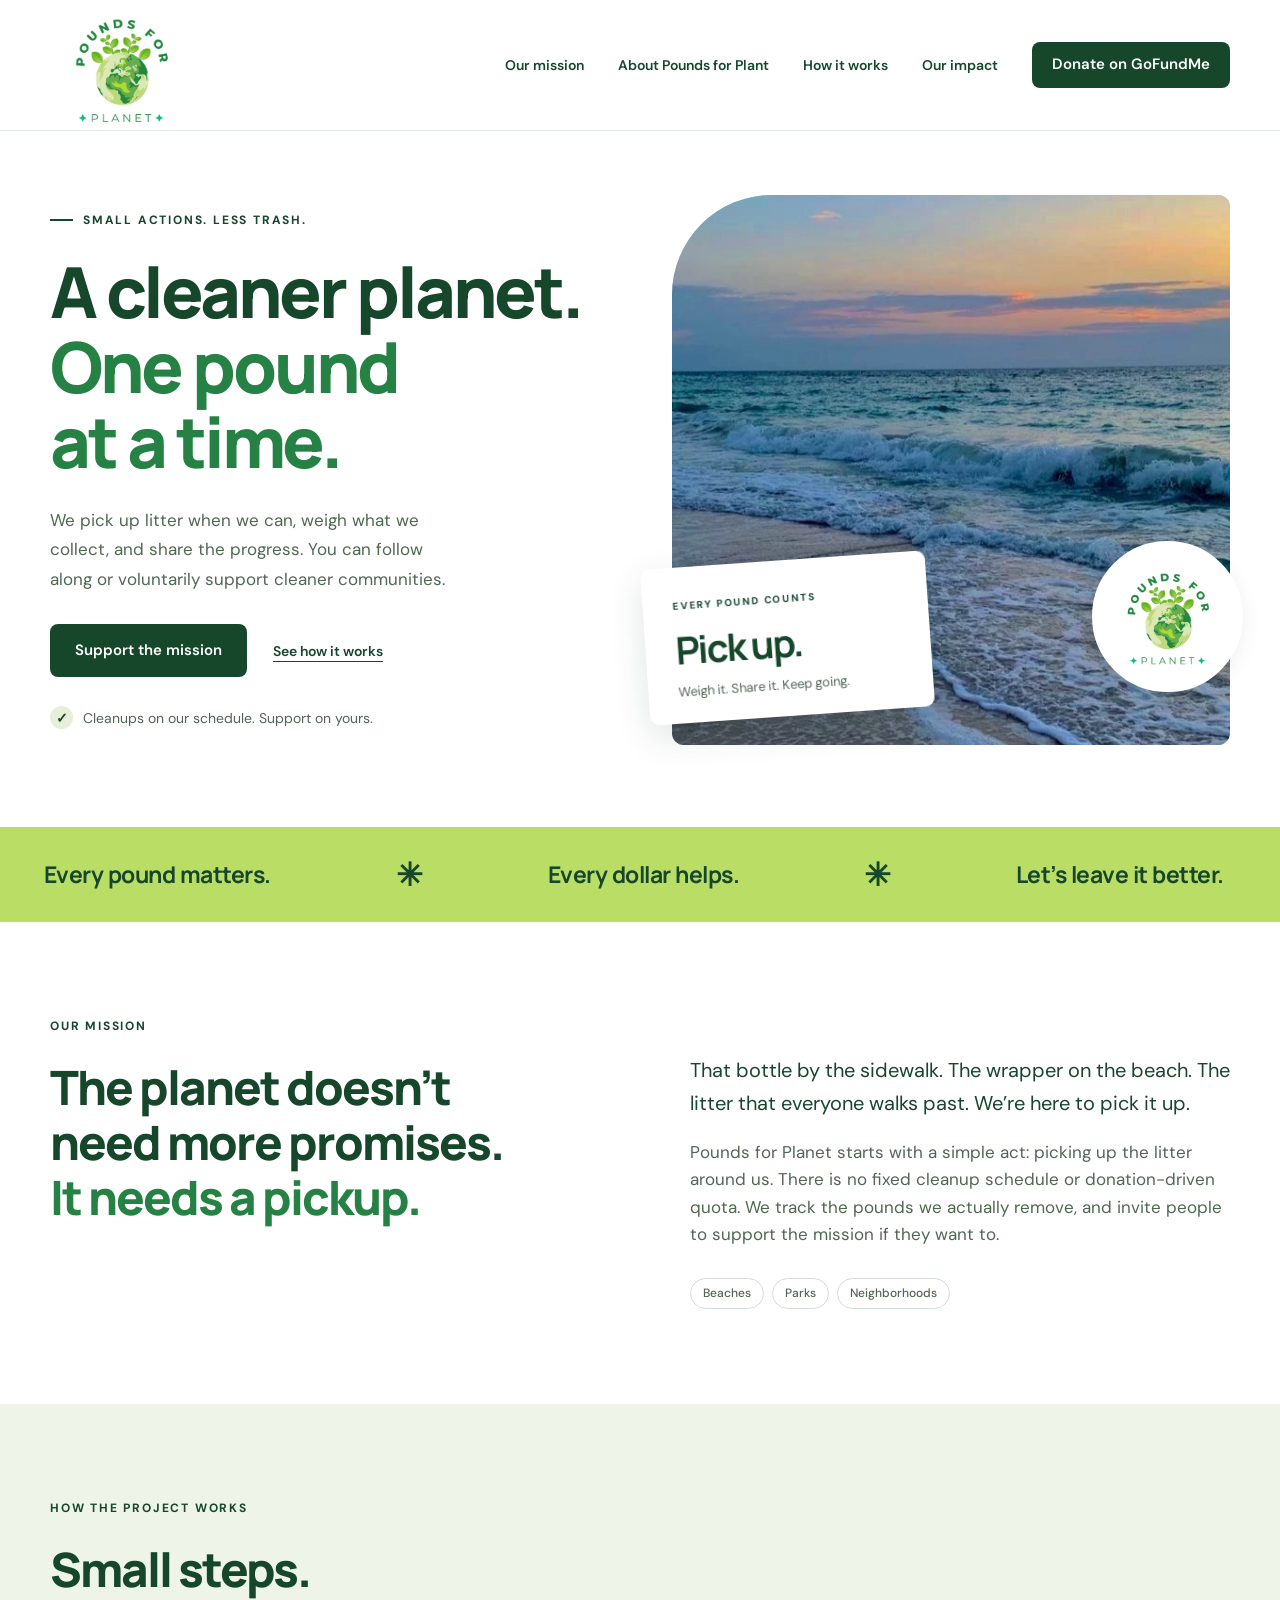
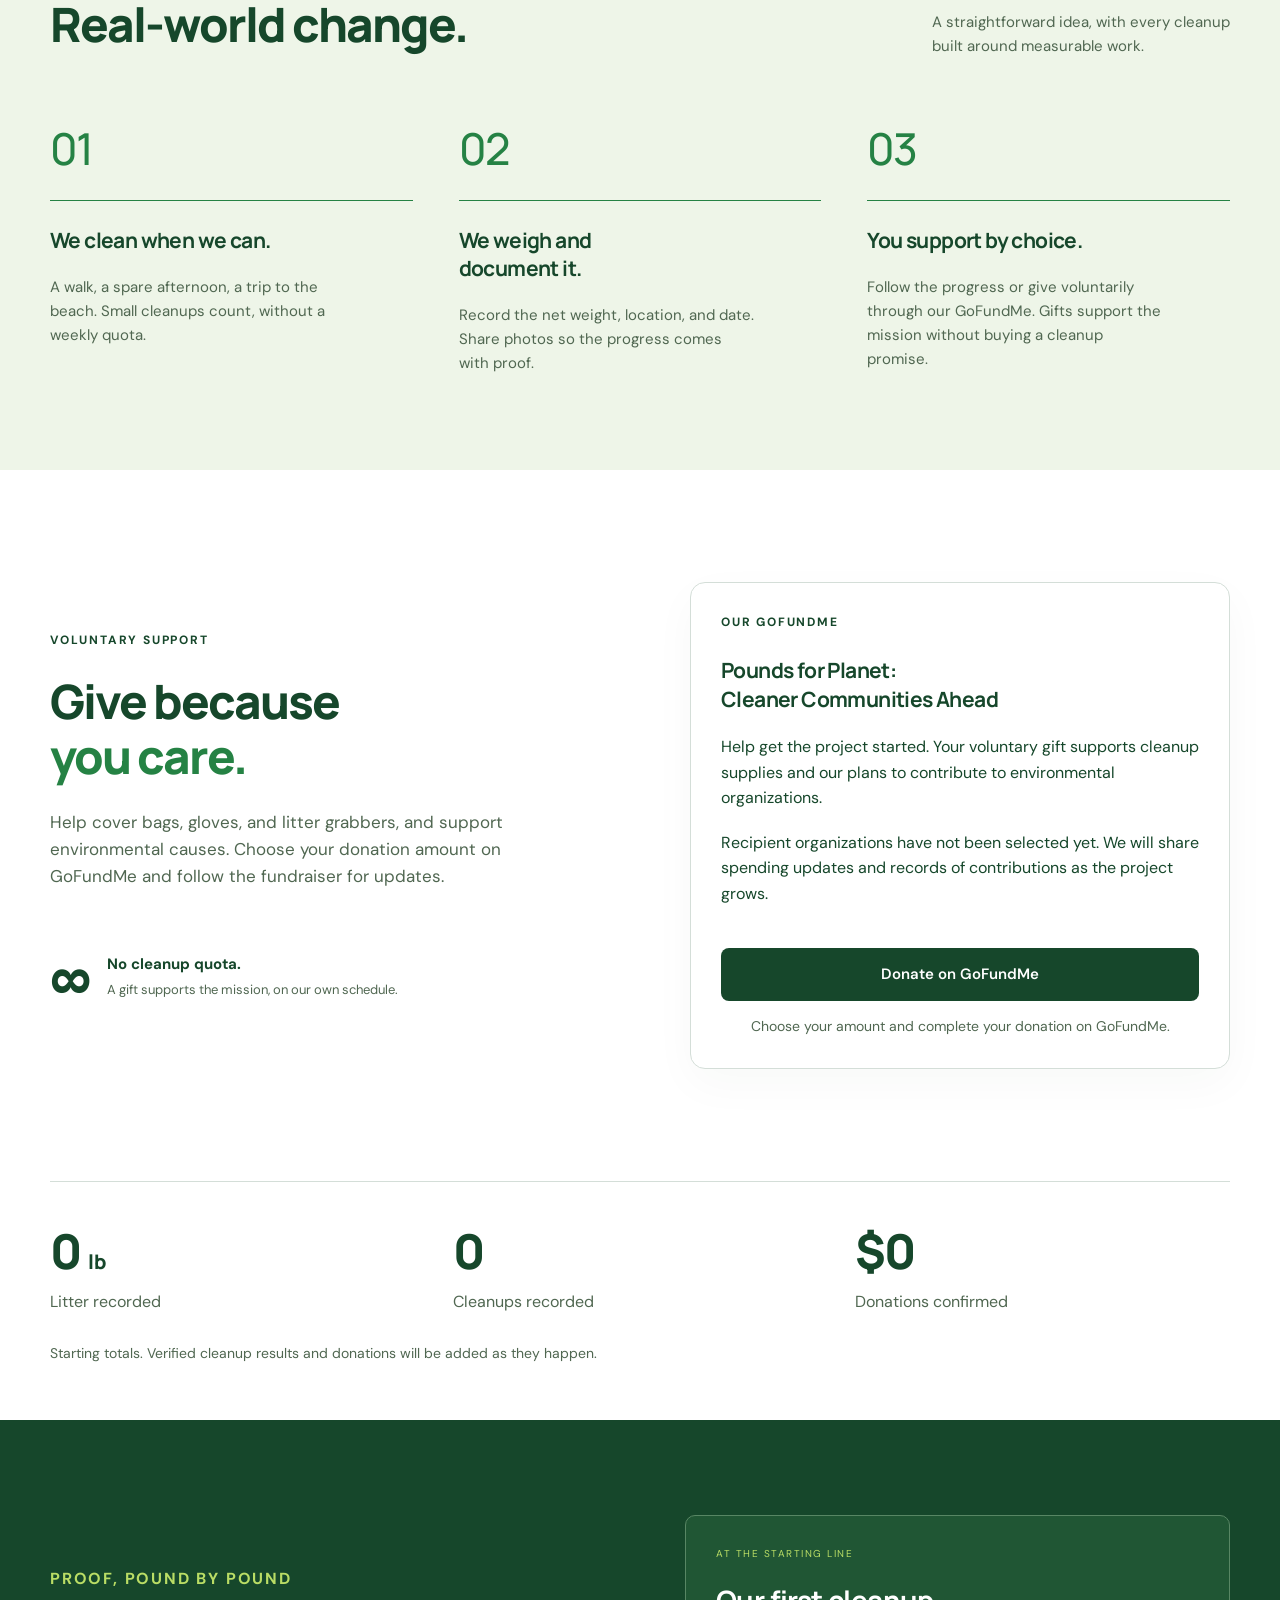
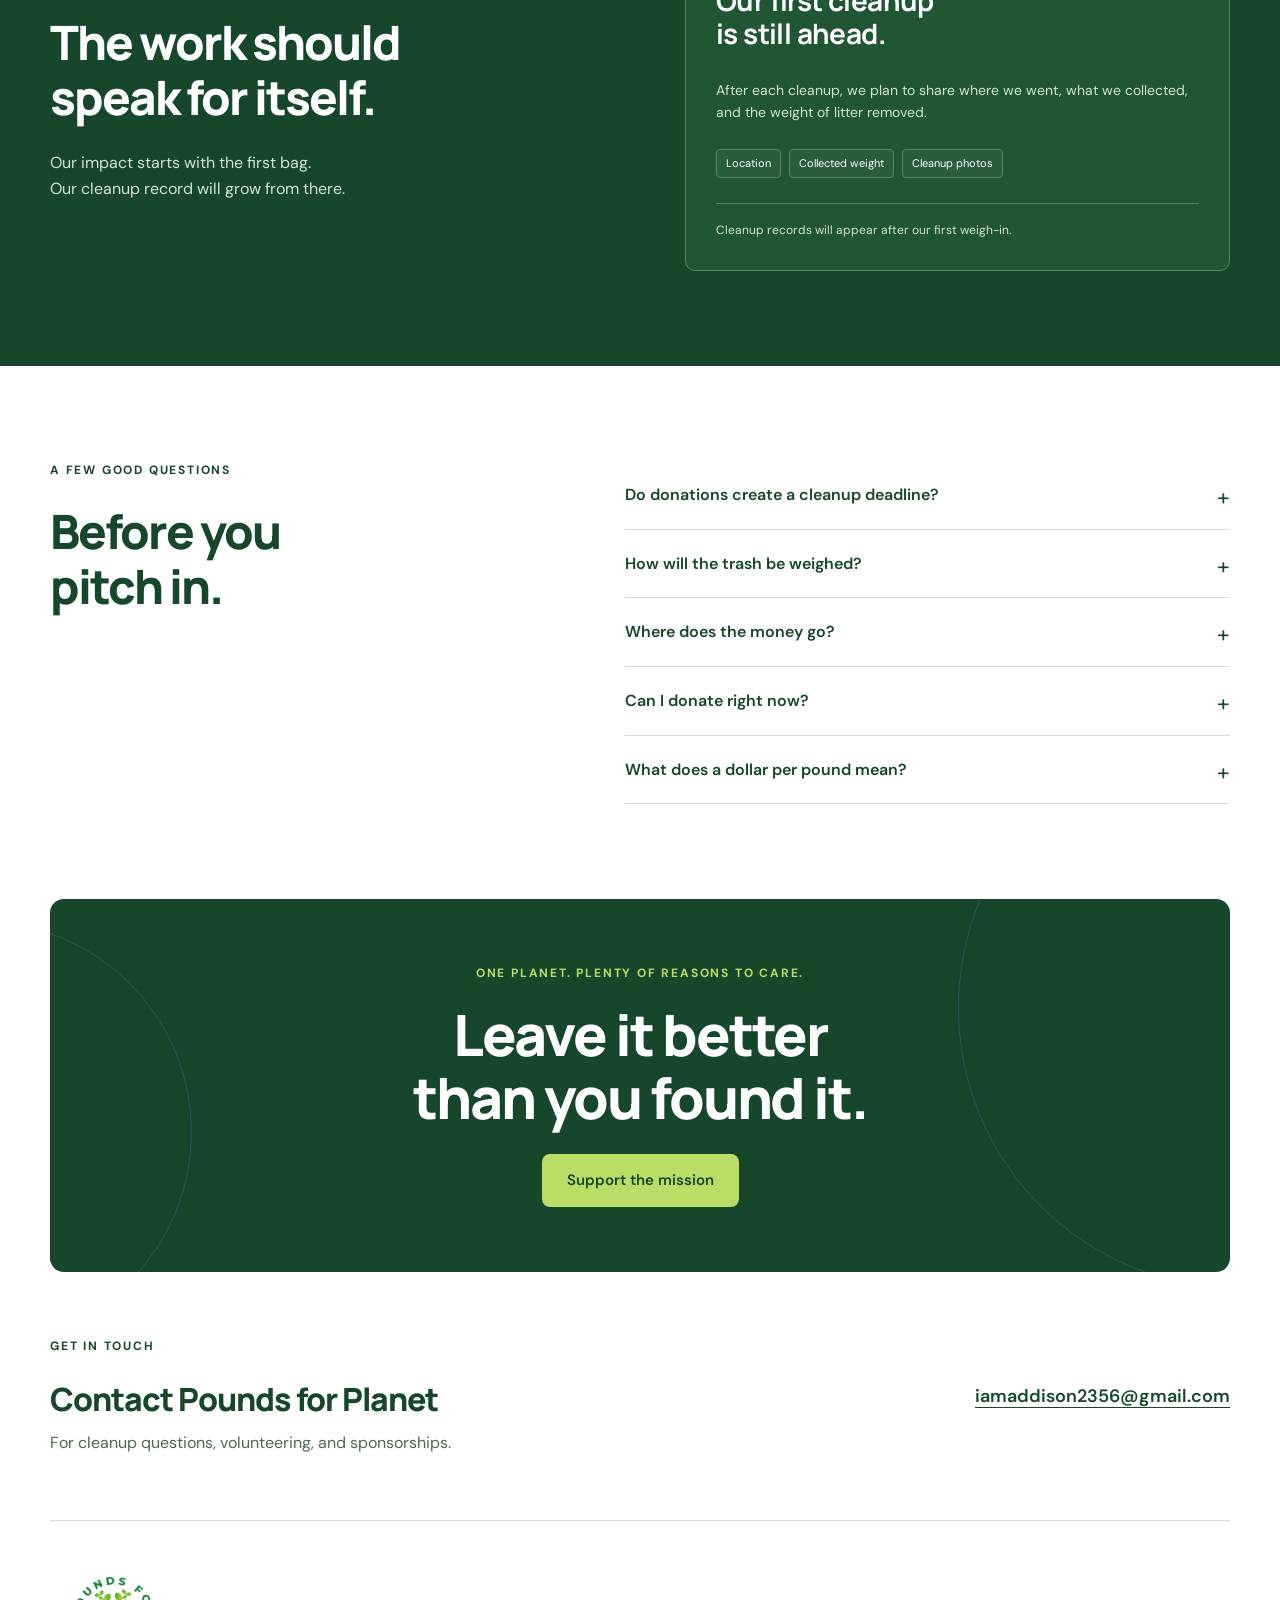
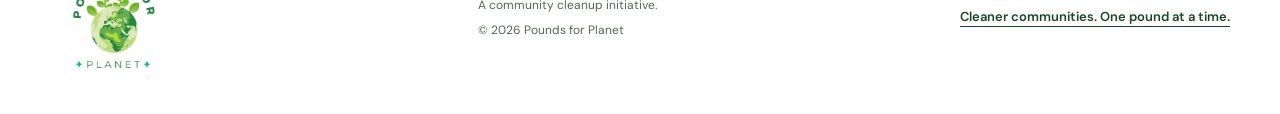
<file: index.html>
<!doctype html>
<html lang="en">
<head>
<meta charset="utf-8"><meta name="viewport" content="width=device-width, initial-scale=1">
<title>Pounds for Planet | Cleaner communities, one pound at a time</title>
<meta name="description" content="Pounds for Planet picks up litter, tracks every pound, and invites voluntary support for cleanups and environmental causes.">
<meta name="theme-color" content="#16472b">
<link rel="icon" type="image/jpeg" href="logo.jpg">
<link rel="stylesheet" href="styles.css"><script src="app.js" defer></script>
</head>
<body>
<a class="skip" href="#main">Skip to content</a>
<header class="header"><div class="reading-progress" aria-hidden="true"></div><div class="wrap nav-row">
<a class="brand" href="index.html" aria-label="Pounds for Planet home"><img class="brand-logo" src="logo.jpg" width="1536" height="1536" alt="Pounds for Planet"></a>
<button class="menu-toggle" aria-expanded="false" aria-controls="navigation">Menu <span aria-hidden="true">☰</span></button>
<nav id="navigation" aria-label="Main navigation"><a href="#mission">Our mission</a><a href="about.html">About Pounds for Plant</a><a href="#how-it-works">How it works</a><a href="#impact">Our impact</a><a class="button dark small" href="https://www.gofundme.com/f/pounds-for-planet-cleaner-communities-ahead">Donate on GoFundMe</a></nav>
</div></header>
<main id="main">
<section class="hero wrap">
<div class="hero-copy"><p class="eyebrow"><span class="little-line"></span> SMALL ACTIONS. LESS TRASH.</p>
<h1>A cleaner planet.<br><span>One pound<br>at a time.</span></h1>
<p class="hero-description">We pick up litter when we can, weigh what we collect, and share the progress. You can follow along or voluntarily support cleaner communities.</p>
<div class="hero-actions"><a class="button dark" href="https://www.gofundme.com/f/pounds-for-planet-cleaner-communities-ahead">Support the mission</a><a class="text-link" href="#how-it-works">See how it works</a></div>
<div class="hero-note"><span class="check" aria-hidden="true">✓</span><span>Cleanups on our schedule. Support on yours.</span></div>
</div>
<div class="hero-visual"><div class="coast-frame"><img src="beach.webp" width="675" height="1200" alt="Waves washing onto a sandy beach beneath a blue and golden sunset sky" fetchpriority="high"></div>
<div class="pledge"><span class="pledge-top">EVERY POUND COUNTS</span><div><strong>Pick up.</strong></div><p>Weigh it. Share it. Keep going.</p></div>
<div class="round-label" aria-hidden="true"><img src="logo.jpg" width="1536" height="1536" alt=""></div>
</div>
</section>
<div class="mission-strip"><div class="wrap strip-inner"><span>Every pound matters.</span><span class="asterisk" aria-hidden="true">✳</span><span>Every dollar helps.</span><span class="asterisk" aria-hidden="true">✳</span><span>Let’s leave it better.</span></div></div>
<section class="section wrap mission" id="mission"><div><p class="eyebrow">OUR MISSION</p><h2>The planet doesn’t<br>need more promises.<br><span>It needs a pickup.</span></h2></div><div class="mission-body"><p>That bottle by the sidewalk. The wrapper on the beach. The litter that everyone walks past. We’re here to pick it up.</p><p>Pounds for Planet starts with a simple act: picking up the litter around us. There is no fixed cleanup schedule or donation-driven quota. We track the pounds we actually remove, and invite people to support the mission if they want to.</p><div class="mission-bottom"><span class="outline-pill">Beaches</span><span class="outline-pill">Parks</span><span class="outline-pill">Neighborhoods</span></div></div></section>
<section class="how-section" id="how-it-works"><div class="wrap section"><div class="section-heading"><div><p class="eyebrow">HOW THE PROJECT WORKS</p><h2>Small steps.<br>Real-world change.</h2></div><p>A straightforward idea, with every cleanup<br>built around measurable work.</p></div>
<div class="steps"><article><span class="step-number">01</span><div class="step-rule"></div><h3>We clean when we can.</h3><p>A walk, a spare afternoon, a trip to the beach. Small cleanups count, without a weekly quota.</p></article><article><span class="step-number">02</span><div class="step-rule"></div><h3>We weigh and document it.</h3><p>Record the net weight, location, and date. Share photos so the progress comes with proof.</p></article><article><span class="step-number">03</span><div class="step-rule"></div><h3>You support by choice.</h3><p>Follow the progress or give voluntarily through our GoFundMe. Gifts support the mission without buying a cleanup promise.</p></article></div>
</div></section>
<section class="section wrap donation-section" id="donate"><div class="donation-copy"><p class="eyebrow">VOLUNTARY SUPPORT</p><h2>Give because<br><span>you care.</span></h2><p>Help cover bags, gloves, and litter grabbers, and support environmental causes. Choose your donation amount on GoFundMe and follow the fundraiser for updates.</p><div class="ratio-note"><span class="ratio">∞</span><div><strong>No cleanup quota.</strong><p>A gift supports the mission, on our own schedule.</p></div></div></div>
<div class="donation-card"><p class="eyebrow">OUR GOFUNDME</p><h3>Pounds for Planet:<br>Cleaner Communities Ahead</h3><p>Help get the project started. Your voluntary gift supports cleanup supplies and our plans to contribute to environmental organizations.</p><p>Recipient organizations have not been selected yet. We will share spending updates and records of contributions as the project grows.</p><a class="button dark donate-button" href="https://www.gofundme.com/f/pounds-for-planet-cleaner-communities-ahead">Donate on GoFundMe</a><p class="payment-status">Choose your amount and complete your donation on GoFundMe.</p></div>
</section>
<section class="wrap impact-totals" aria-label="Reported impact"><div><strong>0 <small>lb</small></strong><span>Litter recorded</span></div><div><strong>0</strong><span>Cleanups recorded</span></div><div><strong>$0</strong><span>Donations confirmed</span></div><p>Starting totals. Verified cleanup results and donations will be added as they happen.</p></section><section class="impact-section" id="impact"><div class="wrap section"><div><p class="eyebrow">PROOF, POUND BY POUND</p><h2>The work should<br>speak for itself.</h2><p>Our impact starts with the first bag.<br>Our cleanup record will grow from there.</p></div><div class="impact-panel"><div class="impact-status">AT THE STARTING LINE</div><h3>Our first cleanup<br>is still ahead.</h3><p>After each cleanup, we plan to share where we went, what we collected, and the weight of litter removed.</p><div class="record-labels"><span>Location</span><span>Collected weight</span><span>Cleanup photos</span></div><div class="record-footer">Cleanup records will appear after our first weigh-in.</div></div></div></section>

<section class="section wrap faq-section"><div><p class="eyebrow">A FEW GOOD QUESTIONS</p><h2>Before you<br>pitch in.</h2></div><div class="faq-list">
<details><summary>Do donations create a cleanup deadline?</summary><p>No. Cleanups happen when time allows. A voluntary donation does not purchase a specific number of pounds or create a weekly quota.</p></details>
<details><summary>How will the trash be weighed?</summary><p>We plan to weigh collected litter, subtract the bag or container weight, and share the date, location, photos, and net weight after each cleanup.</p></details>
<details><summary>Where does the money go?</summary><p>Funds raised through this project’s GoFundMe will help cover cleanup supplies and support environmental organizations. Recipient organizations have not been selected yet. We will share how funds are used and records of any contributions. Funds raised and money passed on to organizations will be reported separately.</p></details>
<details><summary>Can I donate right now?</summary><p>Yes. Visit our <a href="https://www.gofundme.com/f/pounds-for-planet-cleaner-communities-ahead">GoFundMe fundraiser</a> to choose an amount and donate. Donations support this project and do not create a cleanup quota or deadline.</p></details>
<details><summary>What does a dollar per pound mean?</summary><p>It can be a fundraising goal based on litter already removed: 100 pounds collected could inspire a $100 goal. It is not a promise to collect new trash in exchange for your donation.</p></details></div></section>
<section class="closing wrap"><p class="eyebrow">ONE PLANET. PLENTY OF REASONS TO CARE.</p><h2>Leave it better<br>than you found it.</h2><a href="https://www.gofundme.com/f/pounds-for-planet-cleaner-communities-ahead" class="button lime">Support the mission</a></section>
<section class="wrap contact-section" id="contact" aria-labelledby="contact-heading"><div><p class="eyebrow">GET IN TOUCH</p><h2 id="contact-heading">Contact Pounds for Planet</h2><p>For cleanup questions, volunteering, and sponsorships.</p></div><a class="contact-email" href="mailto:iamaddison2356@gmail.com">iamaddison2356@gmail.com</a></section></main>
<footer class="wrap"><a class="brand" href="index.html"><img class="brand-logo" src="logo.jpg" width="1536" height="1536" alt="Pounds for Planet"></a><div><span>A community cleanup initiative.</span><p>© <span id="year">2026</span> Pounds for Planet</p></div><a class="text-link" href="#how-it-works">Cleaner communities. One pound at a time.</a></footer>

</body></html>
</file>
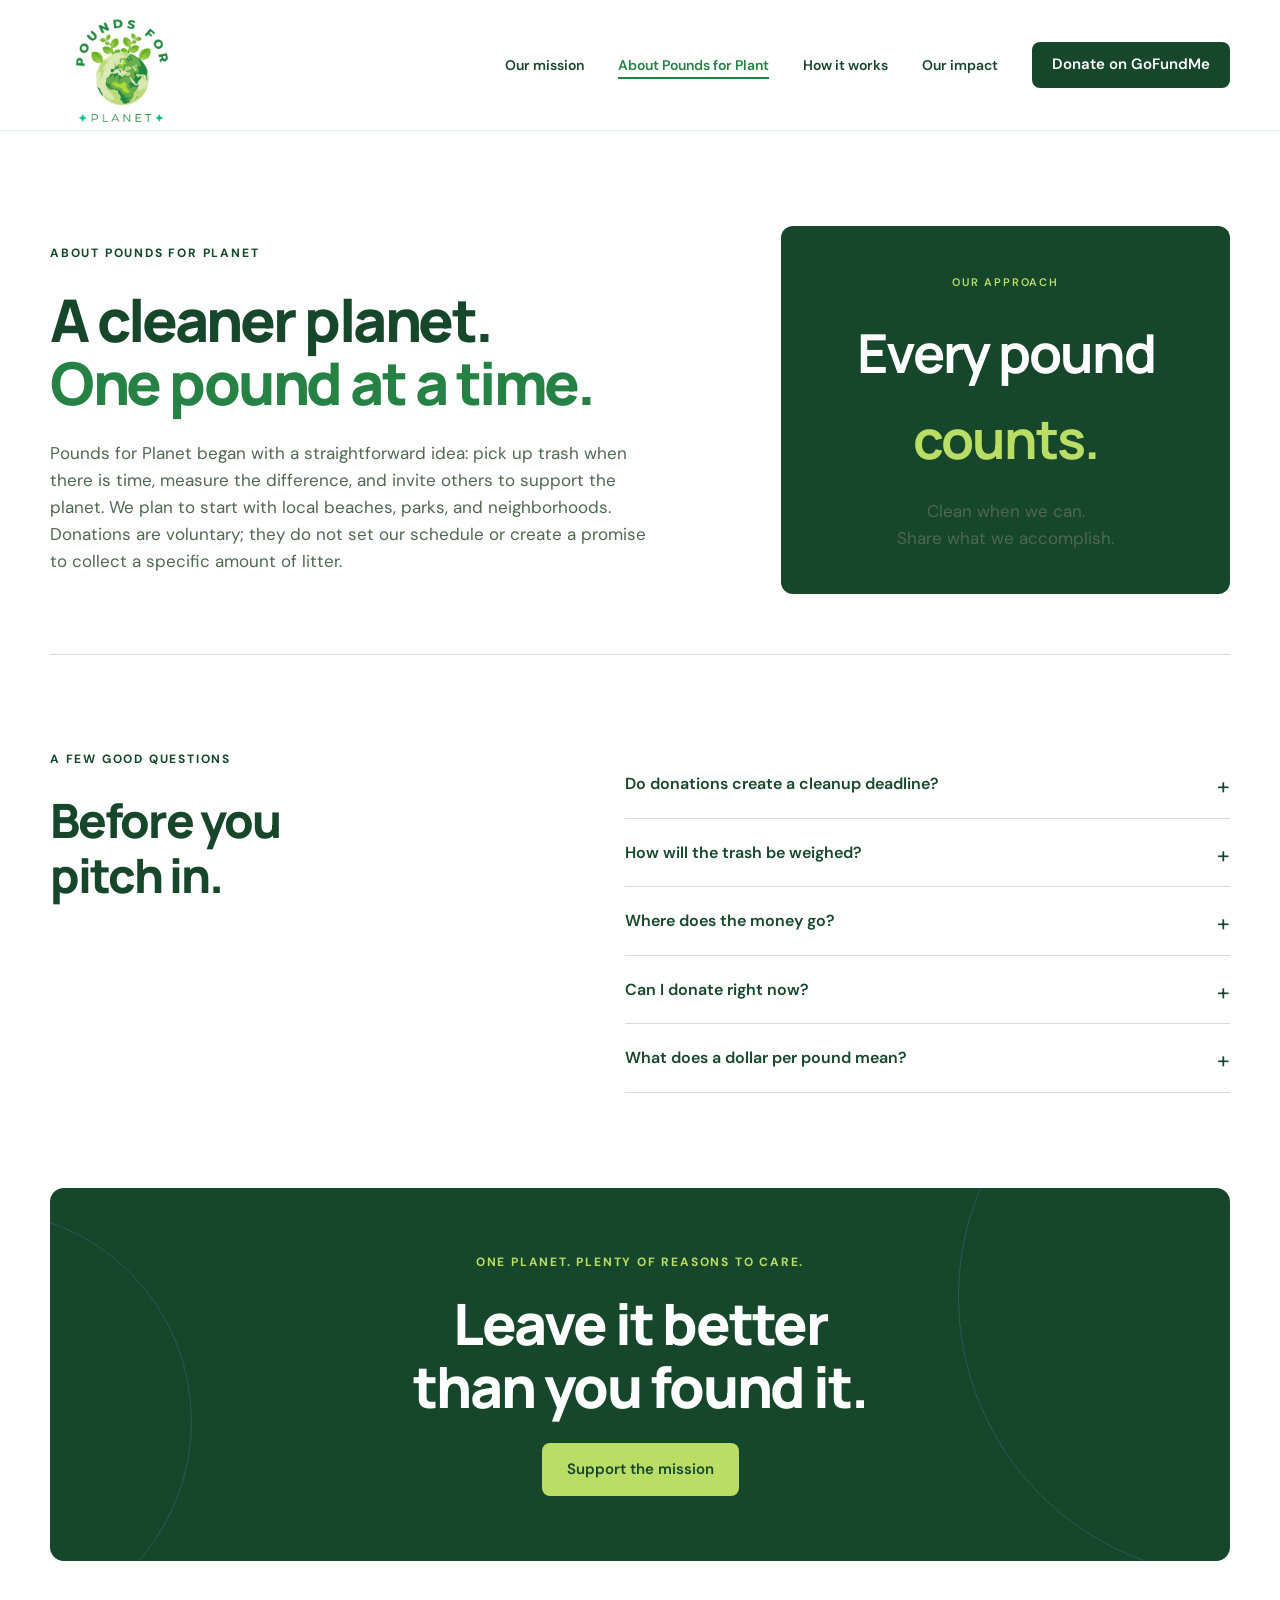
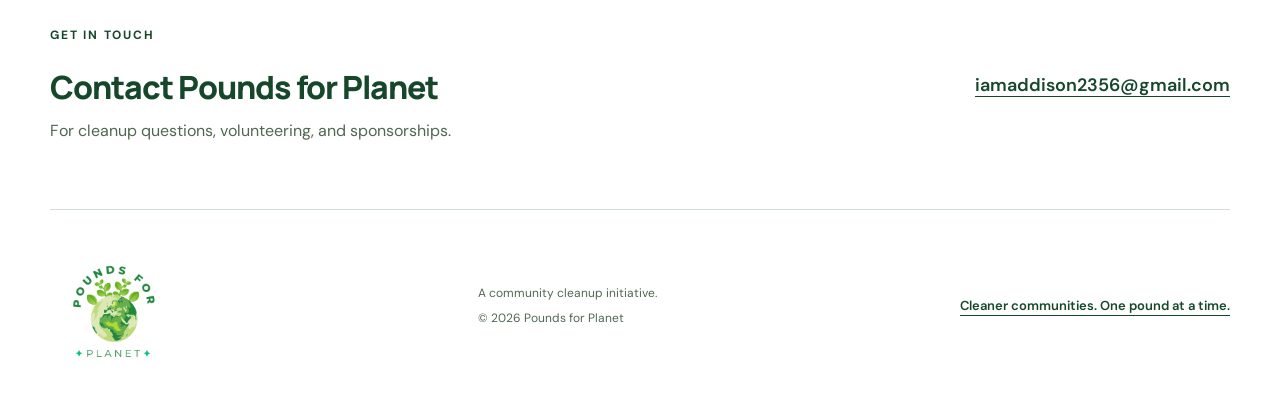
<file: about.html>
<!doctype html>
<html lang="en">
<head>
<meta charset="utf-8"><meta name="viewport" content="width=device-width, initial-scale=1">
<title>About Pounds for Planet | Our mission and cleanup approach</title>
<meta name="description" content="Learn how Pounds for Planet combines flexible local cleanups, measured progress, and voluntary support for environmental causes.">
<meta name="theme-color" content="#16472b">
<link rel="icon" type="image/jpeg" href="logo.jpg">
<link rel="stylesheet" href="styles.css"><script src="app.js" defer></script>
</head>
<body>
<a class="skip" href="#main">Skip to content</a>
<header class="header"><div class="reading-progress" aria-hidden="true"></div><div class="wrap nav-row">
<a class="brand" href="index.html" aria-label="Pounds for Planet home"><img class="brand-logo" src="logo.jpg" width="1536" height="1536" alt="Pounds for Planet"></a>
<button class="menu-toggle" aria-expanded="false" aria-controls="navigation">Menu <span aria-hidden="true">☰</span></button>
<nav id="navigation" aria-label="Main navigation"><a href="index.html#mission">Our mission</a><a href="about.html" class="section-active" aria-current="page">About Pounds for Plant</a><a href="index.html#how-it-works">How it works</a><a href="index.html#impact">Our impact</a><a class="button dark small" href="https://www.gofundme.com/f/pounds-for-planet-cleaner-communities-ahead">Donate on GoFundMe</a></nav>
</div></header>
<main id="main">
<section class="about-intro wrap section"><div><p class="eyebrow">ABOUT POUNDS FOR PLANET</p><h1>A cleaner planet.<br><span>One pound at a time.</span></h1><p>Pounds for Planet began with a straightforward idea: pick up trash when there is time, measure the difference, and invite others to support the planet. We plan to start with local beaches, parks, and neighborhoods. Donations are voluntary; they do not set our schedule or create a promise to collect a specific amount of litter.</p></div><div class="about-equation"><span>OUR APPROACH</span><strong>Every pound<br><span>counts.</span></strong><p>Clean when we can.<br>Share what we accomplish.</p></div></section>
<section class="section wrap faq-section"><div><p class="eyebrow">A FEW GOOD QUESTIONS</p><h2>Before you<br>pitch in.</h2></div><div class="faq-list">
<details><summary>Do donations create a cleanup deadline?</summary><p>No. Cleanups happen when time allows. A voluntary donation does not purchase a specific number of pounds or create a weekly quota.</p></details>
<details><summary>How will the trash be weighed?</summary><p>We plan to weigh collected litter, subtract the bag or container weight, and share the date, location, photos, and net weight after each cleanup.</p></details>
<details><summary>Where does the money go?</summary><p>Funds raised through this project’s GoFundMe will help cover cleanup supplies and support environmental organizations. Recipient organizations have not been selected yet. We will share how funds are used and records of any contributions. Funds raised and money passed on to organizations will be reported separately.</p></details>
<details><summary>Can I donate right now?</summary><p>Yes. Visit our <a href="https://www.gofundme.com/f/pounds-for-planet-cleaner-communities-ahead">GoFundMe fundraiser</a> to choose an amount and donate. Donations support this project and do not create a cleanup quota or deadline.</p></details>
<details><summary>What does a dollar per pound mean?</summary><p>It can be a fundraising goal based on litter already removed: 100 pounds collected could inspire a $100 goal. It is not a promise to collect new trash in exchange for your donation.</p></details></div></section>
<section class="closing wrap"><p class="eyebrow">ONE PLANET. PLENTY OF REASONS TO CARE.</p><h2>Leave it better<br>than you found it.</h2><a href="https://www.gofundme.com/f/pounds-for-planet-cleaner-communities-ahead" class="button lime">Support the mission</a></section>
<section class="wrap contact-section" id="contact" aria-labelledby="contact-heading"><div><p class="eyebrow">GET IN TOUCH</p><h2 id="contact-heading">Contact Pounds for Planet</h2><p>For cleanup questions, volunteering, and sponsorships.</p></div><a class="contact-email" href="mailto:iamaddison2356@gmail.com">iamaddison2356@gmail.com</a></section></main>
<footer class="wrap"><a class="brand" href="index.html"><img class="brand-logo" src="logo.jpg" width="1536" height="1536" alt="Pounds for Planet"></a><div><span>A community cleanup initiative.</span><p>© <span id="year">2026</span> Pounds for Planet</p></div><a class="text-link" href="index.html#how-it-works">Cleaner communities. One pound at a time.</a></footer>
</body></html>
</file>
<file: styles.css>
@import url('https://fonts.googleapis.com/css2?family=DM+Sans:wght@400;450;500;600;650;700&family=Manrope:wght@400;500;600;700;800&display=swap');
:root{--ink:#16472b;--muted:#506751;--lime:#badd65;--paper:#ffffff;--pale:#eef5e8;--border:#d4ded8}*{box-sizing:border-box}html{scroll-behavior:smooth;scroll-padding-top:100px}body{margin:0;background:var(--paper);color:var(--ink);font-family:'DM Sans',Arial,sans-serif;font-size:16px;line-height:1.6}a{color:inherit;text-decoration:none}button,input{font:inherit}button,a,input,summary{touch-action:manipulation}button{cursor:pointer}button:focus-visible,a:focus-visible,summary:focus-visible,input:focus-visible{outline:3px solid #00ac84;outline-offset:5px}.wrap{width:min(1240px,calc(100% - 100px));margin-inline:auto}.header{background:var(--paper);position:sticky;top:0;z-index:5;border-bottom:1px solid #e4ebe6}.nav-row{display:flex;justify-content:space-between;align-items:center;height:106px}.brand{display:inline-flex;align-items:center;gap:11px;font-family:Manrope,Arial,sans-serif;font-weight:800;letter-spacing:-.6px;font-size:19px;line-height:1.05}.brand-symbol{width:47px;height:47px;border:2px solid var(--ink);border-radius:50%;display:grid;place-items:center;font-size:35px;line-height:1;padding-bottom:5px}.brand-dot{color:#5d892b}nav{display:flex;align-items:center;gap:34px;font-size:14px;font-weight:600}nav>a:not(.button):hover,.text-link:hover{color:#258244}.button{border:0;border-radius:8px;padding:17px 25px;display:inline-flex;align-items:center;justify-content:center;gap:5px;font-size:15px;font-weight:600;line-height:1.3;transition:transform .2s,background .2s}.button:hover{transform:translateY(-2px)}.dark{background:var(--ink);color:white}.dark:hover{background:#246d40}.lime{background:var(--lime);color:var(--ink)}.small{padding:13px 20px}.menu-toggle{display:none}.hero{display:grid;grid-template-columns:1.03fr 1fr;gap:48px;align-items:center;padding-block:64px 82px}.eyebrow{font-weight:700;font-size:12px;letter-spacing:1.8px;margin:0 0 24px;display:flex;align-items:center;gap:10px}.little-line{height:2px;width:23px;background:var(--ink)}h1,h2,h3,p{margin-top:0}h1,h2{font-family:Manrope,Arial,sans-serif;font-weight:800;letter-spacing:-3px}h1{font-size:clamp(48px,5.5vw,77px);line-height:1.07;margin-bottom:26px}h1>span,h2>span{color:#258244}h2{font-size:clamp(34px,3.7vw,49px);line-height:1.16;letter-spacing:-2px;margin-bottom:25px}h3{font-family:Manrope,Arial,sans-serif;letter-spacing:-.6px;font-size:21px;line-height:1.35}p{margin-bottom:19px}.hero-description{font-size:17px;color:var(--muted);max-width:400px;line-height:1.75}.hero-actions{display:flex;align-items:center;gap:26px;margin-top:29px}.text-link{font-size:14px;font-weight:600;text-decoration:underline;text-underline-offset:5px}.hero-note{display:flex;gap:10px;align-items:center;margin-top:29px;color:var(--muted);font-size:13px}.check{display:grid;place-items:center;width:23px;height:23px;border-radius:50%;background:#e6efda;color:var(--ink);font-weight:700;flex-shrink:0}.hero-visual{height:550px;position:relative}.hero-visual>img{height:100%;width:100%;object-fit:cover;object-position:60% center;border-radius:100px 12px 12px 12px;background:#90d1d6}.photo-label{position:absolute;top:27px;right:22px;font-size:10px;letter-spacing:1.5px;color:var(--ink);background:rgba(255,255,255,.92);padding:8px 12px;border-radius:4px}.pledge{position:absolute;bottom:29px;left:-27px;background:var(--paper);padding:24px 30px 20px;border-radius:9px;box-shadow:0 12px 35px #16472b22;width:285px;transform:rotate(-4deg)}.pledge-top{font-size:10px;font-weight:700;letter-spacing:1.8px}.pledge>div{display:flex;align-items:center;gap:24px;font-family:Manrope,Arial,sans-serif;margin:8px 0}.pledge strong{font-size:48px;letter-spacing:-2px;line-height:1.3}.equals{font-size:26px;color:#75a442}.pledge p{font-size:13px;margin:0;color:var(--muted)}.round-label{position:absolute;right:-13px;bottom:53px;width:117px;height:117px;background:var(--lime);border-radius:50%;display:flex;align-items:center;justify-content:center;text-align:center;transform:scale(1);transform-origin:center;font-size:11px;line-height:1.5;font-weight:800;letter-spacing:1px;border:7px solid var(--paper)}.mission-strip{background:var(--lime);padding:22px 0}.strip-inner{display:flex;justify-content:space-between;align-items:center;font-family:Manrope,Arial,sans-serif;font-size:23px;font-weight:700;letter-spacing:-.5px}.asterisk{font-size:32px}.section{padding-block:95px}.mission{display:grid;grid-template-columns:1fr 1fr;gap:100px}.mission-body{padding-top:37px;font-size:17px;color:var(--muted)}.mission-body>p:first-child{font-size:20px;color:var(--ink);line-height:1.65}.mission-bottom{display:flex;gap:8px;margin-top:30px}.outline-pill{font-size:12px;border:1px solid var(--border);padding:5px 12px;border-radius:30px;font-weight:500;white-space:nowrap}.how-section{background:var(--pale)}.section-heading{display:flex;align-items:end;justify-content:space-between;gap:24px;margin-bottom:36px}.section-heading>p{color:var(--muted);font-size:15px}.steps{display:grid;grid-template-columns:repeat(3,1fr);gap:46px}.step-number{font-family:Manrope,Arial,sans-serif;font-size:44px;color:#789282;font-weight:500;letter-spacing:-2px}.step-rule{height:1px;background:#ccd8cf;margin:16px 0 25px}.steps h3{max-width:230px}.steps p{color:var(--muted);font-size:15px;max-width:295px;margin-bottom:0}.donation-section{display:grid;grid-template-columns:1fr 1fr;gap:100px;align-items:center;padding-block:112px}.donation-copy>p:not(.eyebrow){color:var(--muted);font-size:17px}.ratio-note{display:flex;align-items:center;gap:20px;margin-top:42px}.ratio{font-family:Manrope,Arial,sans-serif;font-size:65px;font-weight:800;letter-spacing:-4px}.ratio-note strong{font-size:15px}.ratio-note p{margin:3px 0 0;font-size:13px;color:var(--muted)}.donation-card{background:white;border:1px solid var(--border);border-radius:15px;padding:30px;box-shadow:0 15px 45px #16472b08}.card-top{display:flex;justify-content:space-between;align-items:center;margin-bottom:26px;gap:10px}.card-top h3{margin:0;font-size:22px}.field-label{font-size:13px;font-weight:600;display:block;margin-bottom:10px}.amount-options{display:grid;grid-template-columns:repeat(4,1fr);gap:9px;margin-bottom:24px}.amount-options button{background:white;border:1px solid var(--border);border-radius:6px;padding:12px 0;color:var(--ink);font-weight:650}.amount-options button.selected{background:var(--ink);color:white;border-color:var(--ink)}.amount-input{display:flex;align-items:center;border:1px solid var(--border);border-radius:6px;padding:11px 15px;gap:9px}.amount-input input{width:100%;min-width:0;border:none;color:var(--ink);font-weight:600;background:white;outline-offset:2px}.amount-input>span:last-child{font-size:12px;color:var(--muted)}.impact-result{background:#eff7e5;padding:21px;text-align:center;border-radius:8px;margin-top:23px}.impact-result>span{font-size:10px;letter-spacing:1.5px;font-weight:700}.impact-result>div{display:flex;justify-content:center;align-items:baseline;gap:12px;line-height:1.3;margin:8px 0}.impact-result output{font:800 63px Manrope,Arial,sans-serif;letter-spacing:-3px;overflow-wrap:anywhere}.impact-result strong{font-weight:600;font-size:19px}.impact-result p{font-size:13px;color:var(--muted);margin:0}.donate-button{width:100%;margin-top:22px;flex-wrap:wrap}.payment-status{font-size:12px;color:var(--muted);text-align:center;margin:14px 0 0}.impact-section{background:var(--ink);color:white}.impact-section>.wrap{display:grid;grid-template-columns:1fr 1fr;gap:90px;align-items:center}.impact-section .eyebrow{color:var(--lime)}.impact-section p{color:#d3e5d2;font-size:16px}.impact-panel{border:1px solid #588664;border-radius:10px;padding:30px;background:#205634}.impact-status{font-size:10px;letter-spacing:1.5px;color:var(--lime);margin-bottom:22px}.impact-panel h3{font-size:28px;line-height:1.2}.impact-panel>p{font-size:14px}.record-labels{display:flex;flex-wrap:wrap;gap:8px;margin:25px 0}.record-labels span{background:#ffffff0a;border:1px solid #588664;font-size:11px;border-radius:4px;padding:5px 9px}.record-footer{font-size:12px;color:#d3e5d2;border-top:1px solid #588664;padding-top:17px}.faq-section{display:grid;grid-template-columns:1fr 1.2fr;gap:70px}.faq-list details{border-bottom:1px solid var(--border)}summary{cursor:pointer;font-size:16px;font-weight:600;list-style:none;padding:21px 26px 21px 0;position:relative}summary::-webkit-details-marker{display:none}summary:after{content:'+';position:absolute;right:0;top:18px;font-size:23px;font-weight:400}details[open] summary:after{content:'−'}details p{font-size:15px;color:var(--muted);padding-right:26px}.closing{background:var(--ink);color:white;border-radius:14px;padding:65px;text-align:center;position:relative;overflow:hidden}.closing:before,.closing:after{content:'';width:420px;height:420px;border:1px solid #2b595a;border-radius:50%;position:absolute;top:0;left:-280px;pointer-events:none}.closing:after{left:auto;right:-290px;top:-150px;width:560px;height:560px}.closing .eyebrow{justify-content:center;color:var(--lime);margin-bottom:20px}.closing h2{font-size:57px;line-height:1.1;position:relative}.closing .button{position:relative}footer{display:flex;justify-content:space-between;align-items:center;gap:20px;padding-block:44px}footer>div{font-size:12px;color:var(--muted)}footer>div>p{margin:6px 0 0}footer>.text-link{font-size:13px}dialog{border:0;border-radius:16px;padding:44px;color:var(--ink);width:min(490px,calc(100% - 32px));box-shadow:0 24px 80px #0004}dialog::backdrop{background:#16472baa;backdrop-filter:blur(5px)}dialog h2{font-size:38px}.dialog-close{position:absolute;right:14px;top:10px;background:transparent;border:0;font-size:29px;color:var(--ink);width:36px;height:36px}.dialog-note{background:var(--pale);padding:20px;border-radius:8px;margin:20px 0}.dialog-note p{font-size:14px;margin:8px 0 0}.dialog-done{width:100%}.skip{position:fixed;left:15px;top:-80px;background:var(--lime);padding:10px;z-index:10}.skip:focus{top:12px}
@media(min-width:900px) and (prefers-reduced-motion:no-preference){.hero-copy{animation:rise .7s ease both}.hero-visual{animation:rise .9s ease both}.pledge{animation:gentle 7s ease-in-out infinite}@keyframes rise{from{opacity:0;transform:translateY(20px)}to{opacity:1;transform:translateY(0)}}@keyframes gentle{0%,100%{transform:rotate(-4deg) translateY(0)}50%{transform:rotate(-3deg) translateY(-7px)}}}
@media(max-width:1100px){.wrap{width:calc(100% - 64px)}.hero{gap:32px}.hero-visual{height:515px}.hero-actions{gap:17px}.hero-actions .button{padding:16px}.mission,.donation-section{gap:50px}nav{gap:24px}.strip-inner{font-size:19px}.steps{gap:30px}}
@media(max-width:800px){.wrap{width:calc(100% - 40px)}.nav-row{height:82px}.brand{font-size:17px}.brand-symbol{width:41px;height:41px;font-size:30px}.menu-toggle{display:flex;gap:12px;background:transparent;border:1px solid var(--border);color:var(--ink);border-radius:6px;padding:9px 12px;font-size:14px;align-items:center}nav{display:none;position:absolute;top:82px;left:0;right:0;padding:23px 20px;background:var(--paper);box-shadow:0 10px 15px #16472b10;align-items:stretch;gap:22px}nav.open{display:flex;flex-direction:column}.hero{grid-template-columns:1fr;padding:42px 0 58px;gap:43px}h1{font-size:64px}.hero-description{max-width:460px}.hero-visual{height:450px;margin-left:15px;margin-right:10px}.hero-visual>img{border-top-left-radius:80px;object-position:center}.pledge{left:-15px;bottom:23px;width:255px;padding:20px 25px}.pledge strong{font-size:42px}.round-label{width:103px;height:103px;font-size:10px;right:-10px}.photo-label{font-size:9px}.strip-inner{justify-content:center;gap:24px;font-size:18px}.strip-inner>span:nth-child(4),.strip-inner>span:nth-child(5){display:none}.section{padding-block:63px}.mission,.donation-section,.impact-section>.wrap,.faq-section{grid-template-columns:1fr;gap:26px}.mission-body{padding:0}.mission h2{margin-bottom:0}.section-heading{display:block;margin-bottom:27px}.section-heading>p br{display:none}.steps{gap:20px}.steps h3{font-size:18px}.steps p{font-size:14px}.step-number{font-size:38px}.donation-section{padding-block:72px}.donation-copy p br{display:none}.ratio-note{margin-top:23px;margin-bottom:18px}.donation-card{max-width:560px;width:100%;margin:auto}.faq-section{gap:10px}.closing{padding:42px 25px}.closing h2{font-size:46px}.closing .eyebrow{font-size:10px}footer{flex-wrap:wrap}footer>.text-link{display:none}}
@media(max-width:480px){h1{font-size:53px;letter-spacing:-2.5px}.eyebrow{font-size:10px;margin-bottom:20px}.hero-actions{gap:18px;align-items:start;flex-direction:column}.hero-actions .button{width:100%;padding:17px 15px}.hero-actions .text-link{align-self:center}.hero-note{font-size:12px;margin-top:23px}.hero-visual{height:390px;margin-right:4px}.hero-visual>img{object-position:67% center}.pledge{bottom:20px;width:228px;padding:18px 22px}.pledge strong{font-size:37px}.pledge>div{gap:21px}.round-label{bottom:47px;width:87px;height:87px;right:-6px;font-size:9px;border-width:5px}.photo-label{font-size:8px;letter-spacing:1px;padding:7px 9px;right:13px}.strip-inner{gap:13px;font-size:14px}.asterisk{font-size:24px}.mission-strip{padding:18px 0}h2{font-size:35px;letter-spacing:-1.5px}.mission-body>p:first-child{font-size:18px}.steps{grid-template-columns:1fr;gap:28px}.steps article{display:grid;grid-template-columns:52px 1fr;column-gap:19px}.step-rule{display:none}.step-number{grid-row:1/3;font-size:33px}.steps h3{max-width:none;font-size:19px;margin:3px 0 10px}.steps p{max-width:none;font-size:15px}.donation-card{padding:22px}.card-top h3{font-size:20px}.card-top .outline-pill{font-size:10px;padding:5px 8px}.impact-result output{font-size:56px}.impact-panel{padding:24px}.closing h2{font-size:38px}.closing .eyebrow{font-size:9px;letter-spacing:1px}.closing{padding:40px 18px}footer{align-items:start}footer>div{font-size:10px;text-align:right}.dialog-note{padding:16px}dialog{padding:36px 25px}dialog .eyebrow{margin-top:8px}}
@media(prefers-reduced-motion:reduce){html{scroll-behavior:auto}*,*:before,*:after{animation:none!important;transition:none!important}}
/* Scroll motion stays on decorative surfaces; the page keeps its native flow. */
.reading-progress{position:absolute;bottom:-1px;left:0;right:0;height:3px;background:#91bd44;transform:scaleX(0);transform-origin:left;pointer-events:none;z-index:2}.header{transition:box-shadow .25s}.header.has-scrolled{box-shadow:0 6px 24px #16472b0b}nav>a.section-active:not(.button){color:#258244;text-decoration:underline;text-underline-offset:7px;text-decoration-thickness:2px}.coast-frame{position:absolute;inset:0;overflow:hidden;border-radius:100px 12px 12px 12px;background:#90d1d6}.coast-frame img{height:100%;width:100%;object-fit:cover;object-position:60% center;transform:scale(1.14);will-change:transform}.round-label{will-change:transform}.mission-strip{overflow:hidden}.steps article{--step-progress:0}.step-rule{position:relative;overflow:hidden}.step-rule:after{content:'';position:absolute;inset:0;background:#258244;transform:scaleX(var(--step-progress));transform-origin:left}.step-number{transition:color .35s}.step-lit .step-number{color:#258244}.closing:before{transform:translateY(var(--closing-shift,0px))}.closing:after{transform:translateY(calc(var(--closing-shift,0px) * -1))}.faq-list details[open]>p{animation:faq-arrive .28s ease-out}@keyframes faq-arrive{from{opacity:0;transform:translateY(-5px)}to{opacity:1;transform:translateY(0)}}
@media(max-width:800px){.coast-frame{border-top-left-radius:80px}.coast-frame img{object-position:center}}
@media(max-width:480px){.coast-frame img{object-position:67% center}.steps article{position:relative;border-left:2px solid #ccd8cf;padding-left:17px}.steps article:before{content:'';position:absolute;left:-2px;top:0;bottom:0;width:2px;background:#258244;transform:scaleY(var(--step-progress));transform-origin:top}}
@media(prefers-reduced-motion:reduce){.coast-frame img{transform:none!important;will-change:auto}.round-label{will-change:auto}.closing:before,.closing:after{transform:none}.steps article{--step-progress:1!important}}
/* The supplied full logo is kept intact; only its surrounding whitespace is framed. */
.brand{width:142px;height:118px;display:grid;place-items:center;overflow:hidden;flex-shrink:0}.brand-logo{display:block;width:124px;height:124px;object-fit:contain;transform:scale(1.23);max-width:none}.nav-row{height:130px}.round-label{width:151px;height:151px;background:white;border:5px solid white;overflow:hidden;box-shadow:0 5px 20px #16472b14}.round-label img{width:100%;height:100%;object-fit:contain;transform:none;padding:3px}footer .brand{height:105px;width:125px}footer .brand-logo{width:110px;height:110px}
@media(max-width:800px){.nav-row{height:105px}.brand{height:96px;width:112px}.brand-logo{width:98px;height:98px}nav{top:105px}.round-label{width:135px;height:135px}html{scroll-padding-top:115px}}
@media(max-width:480px){.round-label{width:108px;height:108px;right:-6px;bottom:47px}footer .brand{width:106px;height:94px}footer .brand-logo{width:96px;height:96px}}
.about-intro{display:grid;grid-template-columns:1.45fr 1fr;gap:80px;align-items:center;padding-bottom:60px;border-bottom:1px solid var(--border)}.about-intro h1{font-size:clamp(39px,4.6vw,62px);letter-spacing:-2.5px}.about-intro h1 span{color:#258244}.about-intro>div>p:last-child{font-size:17px;max-width:610px;color:var(--muted);margin-bottom:0}.about-equation{background:var(--ink);border-radius:12px;color:white;padding:42px 30px;text-align:center}.about-equation>span{font-size:11px;letter-spacing:1.8px;color:var(--lime);font-weight:600}.about-equation>strong{display:block;font-family:Manrope,Arial,sans-serif;font-size:clamp(37px,4.2vw,58px);letter-spacing:-2px;margin:16px 0;white-space:nowrap}.about-equation strong span{color:var(--lime);padding:0 8px}.about-equation p{font-size:14px;color:#d3e5d2;margin:0}
@media(max-width:800px){.about-intro{grid-template-columns:1fr;gap:30px;padding-bottom:48px}.about-equation{max-width:460px;width:100%;padding:28px}.about-equation>strong{font-size:52px}.about-intro h1{font-size:45px}}
@media(max-width:480px){.about-intro h1{font-size:38px;letter-spacing:-1.8px}}
/* Keep the full About menu label readable on smaller laptops and tablets. */
@media(min-width:801px) and (max-width:1100px){.nav-row{height:105px}.brand{height:96px;width:112px}.brand-logo{width:98px;height:98px}.menu-toggle{display:flex;gap:12px;background:transparent;border:1px solid var(--border);color:var(--ink);border-radius:6px;padding:9px 12px;font-size:14px;align-items:center}nav{display:none;position:absolute;top:105px;left:0;right:0;padding:23px 32px;background:var(--paper);box-shadow:0 10px 15px #16472b10;align-items:stretch;gap:22px}nav.open{display:flex;flex-direction:column}html{scroll-padding-top:115px}}

/* Keep optional support separate from the verified cleanup record. */
.pledge strong{font-size:38px}.impact-totals{display:grid;grid-template-columns:repeat(3,1fr);gap:28px;padding:36px 0 55px;border-top:1px solid var(--border)}.impact-totals>div{display:flex;flex-direction:column;gap:6px}.impact-totals strong{font:800 48px Manrope,Arial,sans-serif;letter-spacing:-2px}.impact-totals small{font-size:20px;letter-spacing:0}.impact-totals span{font-size:16px;color:var(--muted)}.impact-totals>p{grid-column:1/-1;font-size:14px;color:var(--muted);margin:0}.field-label,.payment-status,.hero-note,.impact-result p{font-size:14px}.about-equation>strong{white-space:normal}.ratio-note .ratio{font-size:55px}.card-top{flex-wrap:wrap}.about-equation a,.faq-list a{text-decoration:underline}@media(max-width:480px){.impact-totals{gap:12px}.impact-totals strong{font-size:34px}.impact-totals span{font-size:14px}.impact-result output{font-size:48px}.pledge strong{font-size:34px}}

.contact-section{display:flex;align-items:center;justify-content:space-between;gap:30px;padding-block:65px;border-bottom:1px solid var(--border)}.contact-section h2{font-size:32px;letter-spacing:-1px;margin-bottom:12px}.contact-section p:last-child{margin:0;color:var(--muted)}.contact-email{font-size:18px;font-weight:600;text-decoration:underline;text-underline-offset:5px;overflow-wrap:anywhere;min-width:0}.contact-email:hover{color:#258244}@media(max-width:800px){.contact-section{align-items:flex-start;flex-direction:column;gap:20px;padding-block:48px}.contact-section h2{font-size:28px}.contact-email{font-size:16px}}
</file>
